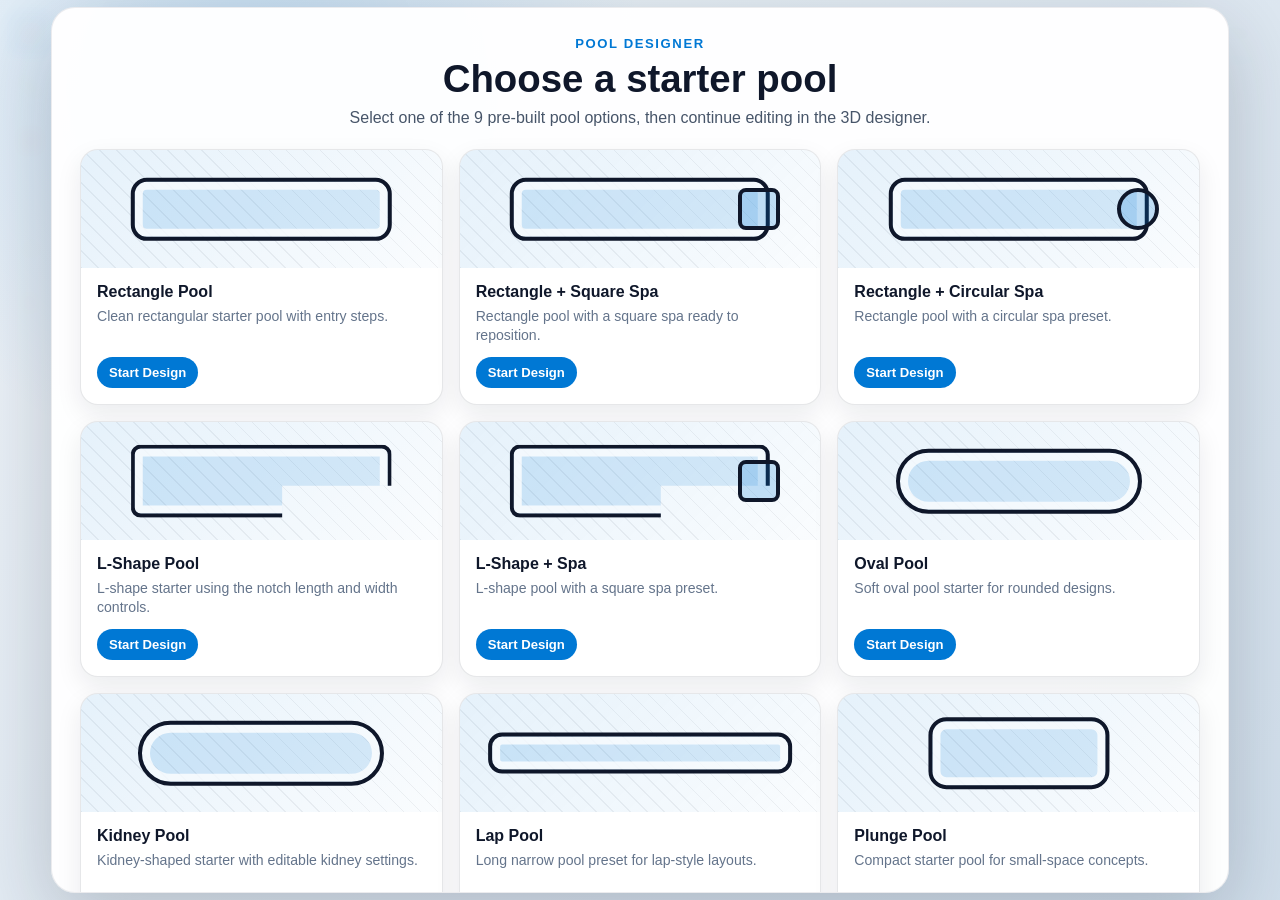
<file: frontend/index.html>
<!DOCTYPE html>
<html lang="en">
<head>
  <meta charset="UTF-8" />
  <meta name="viewport" content="width=device-width, initial-scale=1.0" />
  <title>Pool Designer</title>
  <link rel="preconnect" href="https://esm.sh" crossorigin />
  <link rel="dns-prefetch" href="https://esm.sh" />
  <link rel="stylesheet" href="css/styles.css" />
</head>

<body>

  <!-- Startup preset chooser -->
  <div id="starterPresetOverlay" class="starter-overlay" aria-modal="true" role="dialog">
    <div class="starter-panel">
      <div class="starter-header">
        <p class="starter-kicker">Pool Designer</p>
        <h1>Choose a starter pool</h1>
        <p>Select one of the 9 pre-built pool options, then continue editing in the 3D designer.</p>
      </div>
      <div id="starterPresetGrid" class="starter-grid"></div>
    </div>
  </div>

  <main class="app-shell container">

    <!-- Sidebar + Slide Panels -->
    <aside class="sidebar">

      <!-- ICON BAR -->
      <nav class="sidebar-icons">
        <button class="icon-btn active" data-panel="shape" title="Shape">⬛</button>
        <button class="icon-btn" data-panel="dimensions" title="Dimensions">📏</button>
        <button class="icon-btn" data-panel="tiles" title="Tiles">🧱</button>
        <button class="icon-btn" data-panel="spa" title="Spas">🛁</button>
        <!-- ⭐ NEW: Features panel icon -->
        <button class="icon-btn" data-panel="features" title="Features">✨</button>
        <button class="icon-btn" data-panel="steps" title="Entry Steps">🪜</button>
      </nav>

      <!-- DIMENSIONS PANEL -->
      <div class="side-panel" id="panel-dimensions">
        <h2>Pool Dimensions</h2>

        <label>
          <span>Shallow Depth (m)</span>
          <div class="slider-row">
            <input type="range" id="shallow" min="0.5" max="2.0" step="0.05" value="1.2" />
            <span id="shallow-val" class="slider-value">1.2 m</span>
          </div>

        </label>

        <label>
          <span>Deep Depth (m)</span>
          <div class="slider-row">
            <input type="range" id="deep" min="1.0" max="4.0" step="0.05" value="2.5" />
            <span id="deep-val" class="slider-value">2.5 m</span>
          </div>
        </label>

        <label>
          <span>Shallow Flat (m)</span>
          <div class="slider-row">
            <input type="range" id="shallowFlat" min="0" max="6" step="0.1" value="2" />
            <span id="shallowFlat-val" class="slider-value">2.0 m</span>
          </div>
        </label>

        <label>
          <span>Deep Flat (m)</span>
          <div class="slider-row">
            <input type="range" id="deepFlat" min="0" max="6" step="0.1" value="2" />
            <span id="deepFlat-val" class="slider-value">2.0 m</span>
          </div>
        </label>
      </div>

      <!-- SHAPE PANEL -->
      <div class="side-panel open" id="panel-shape">
        <h2>Pool Shape</h2>

        <label>
          <span>Shape</span>
          <select id="shape">
            <option value="rectangular">Rectangular</option>
            <option value="freeform">Freeform (editable)</option>
            <option value="oval">Oval</option>
            <option value="kidney">Kidney</option>
            <option value="L">L-Shape</option>
          </select>
        </label>

        <label>
          <span>Length (m)</span>
          <div class="slider-row">
            <input type="range" id="length" min="4" max="20" step="0.1" value="10" />
            <span id="length-val" class="slider-value">10 m</span>
          </div>
        </label>

        <label>
          <span>Width (m)</span>
          <div class="slider-row">
            <input type="range" id="width" min="2" max="10" step="0.1" value="5" />
            <span id="width-val" class="slider-value">5 m</span>
          </div>
        </label>

        <p id="freeform-hint" class="hint" style="display:none;">
          Use Customise to round a corner with a curved edge.
        </p>

        <div class="btn-row">
          <button id="customizeShapeBtn" class="btn">Customise</button>
          <button id="customizeConfirmBtn" class="btn primary" style="display:none;">Confirm</button>
          <button id="revertCornerBtn" class="btn" style="display:none;">Revert to Square Corner</button>
        </div>
        <label id="customizeRadiusWrap" style="display:none; margin-top:10px;">
          <span>Curve Radius (m)</span>
          <div class="slider-row">
            <input type="range" id="customizeRadius" min="1.0" max="4.0" step="0.05" value="1.0" disabled />
            <span id="customizeRadius-val" class="slider-value">1.00 m</span>
          </div>
        </label>
        <p id="customizeShapeHint" class="hint" style="display:none;">
          Select 2 adjacent walls where you want the curved edge.
        </p>

        <!-- KIDNEY CONTROLS -->
        <div id="kidney-controls" class="shape-subsection" style="display:none;">
          <h3>Kidney Settings</h3>

          <label>
            <span>Left Radius (m)</span>
            <div class="slider-row">
              <input type="range" id="kidneyLeftRadius" min="0.2" max="10.0" step="0.1" value="2.0" />
              <span id="kidneyLeftRadius-val" class="slider-value">2.0 m</span>
            </div>
          </label>

          <label>
            <span>Right Radius (m)</span>
            <div class="slider-row">
              <input type="range" id="kidneyRightRadius" min="0.2" max="12.0" step="0.1" value="3.0" />
              <span id="kidneyRightRadius-val" class="slider-value">3.0 m</span>
            </div>
          </label>

          <label>
            <span>Neck Offset (m)</span>
            <div class="slider-row">
              <input type="range" id="kidneyOffset" min="0.0" max="8.0" step="0.1" value="1.0" />
              <span id="kidneyOffset-val" class="slider-value">1.0 m</span>
            </div>
          </label>
        </div>

        <!-- L-SHAPE CONTROLS -->
        <div id="lshape-controls" class="shape-subsection" style="display:none;">
          <h3>L-Shape Settings</h3>

          <label>
            <span>Notch Length (× length)</span>
            <div class="slider-row">
              <input type="range" id="notchLengthX" min="0.20" max="0.80" step="0.01" value="0.40" />
              <span id="notchLengthX-val" class="slider-value">0.40</span>
            </div>
          </label>

          <label>
            <span>Notch Width (× width)</span>
            <div class="slider-row">
              <input type="range" id="notchWidthY" min="0.20" max="0.80" step="0.01" value="0.45" />
              <span id="notchWidthY-val" class="slider-value">0.45</span>
            </div>
          </label>
        </div>
      </div>

      <!-- TILES PANEL -->
      <div class="side-panel" id="panel-tiles">
        <h2>Tiles</h2>

        <div id="tile-grid" aria-label="Pool tile colour library">
          <!-- Tile colour buttons are generated from TILE_LIBRARY_OPTIONS in frontend/js/pbr/PBR.js. -->
        </div>
      </div>

      <!-- SPA PANEL -->
      <div class="side-panel" id="panel-spa">
        <h2>Spas</h2>

        <label>
          <span>Spa Shape</span>
          <select id="spaShape">
            <option value="square">Square</option>
            <option value="circular">Circular</option>
          </select>
        </label>

        <button id="addRemoveSpa" class="btn primary">Add Spa</button>

        <label>
          <span>Width (m)</span>
          <div class="slider-row">
            <input type="range" id="spaWidth" min="1" max="5" step="0.1" value="2.0" disabled />
            <span id="spaWidth-val" class="slider-value">2.0 m</span>
          </div>
        </label>

        <label>
          <span>Length (m)</span>
          <div class="slider-row">
            <input type="range" id="spaLength" min="1" max="5" step="0.1" value="2.0" disabled />
            <span id="spaLength-val" class="slider-value">2.0 m</span>
          </div>
        </label>

        <label>
          <span>Top Offset (m)</span>
          <div class="slider-row">
            <input type="range" id="spaTopHeight" min="0" max="0.5" step="0.05" value="0" disabled />
            <span id="spaTopHeight-val" class="slider-value">0.00 m</span>
          </div>
        </label>
      </div>

      <!-- ⭐ NEW: FEATURES PANEL (wall tools) -->
      <div class="side-panel" id="panel-features">
        <h2>Features</h2>

        <p class="hint">Click a pool wall to adjust its height.</p>

        <label id="wallRaiseRow" style="display:none;">
          <span>Raise Wall Height (m)</span>
          <div class="slider-row">
            <!-- extra height ABOVE base wall height -->
            <input
              type="range"
              id="wallRaise"
              min="0"
              max="1.2"
              step="0.05"
              value="0"
              disabled
            />
            <span id="wallRaise-val" class="slider-value">0.00 m</span>
          </div>
        </label>
      </div>

      <!-- ENTRY STEPS PANEL -->
      <div class="side-panel" id="panel-steps">
        <h2>Entry Steps</h2>

        <label>
          <span>Step Count</span>
          <div class="slider-row">
            <input type="range" id="stepCount" min="0" max="5" step="1" value="3" />
            <span id="stepCount-val" class="slider-value">3</span>
          </div>
        </label>

        <label>
          <span>Step Depth (m)</span>
          <div class="slider-row">
            <input type="range" id="stepDepth" min="0.1" max="0.5" step="0.05" value="0.2" />
            <span id="stepDepth-val" class="slider-value">0.2 m</span>
          </div>
        </label>

        <label>
          <span>Step Width (m)</span>
          <div class="slider-row">
            <input type="range" id="stepWidth" min="0.5" max="8" step="0.05" value="5" />
            <span id="stepWidth-val" class="slider-value">5.00 m</span>
          </div>
        </label>

        <div class="step-control-group">
          <span class="step-control-title">Step Position</span>
          <div class="step-toggle-row" id="stepPositionControls">
            <button type="button" class="step-toggle-btn" data-step-position="left">Left</button>
            <button type="button" class="step-toggle-btn active" data-step-position="center">Centre</button>
            <button type="button" class="step-toggle-btn" data-step-position="right">Right</button>
          </div>
        </div>

        <div class="step-control-group">
          <span class="step-control-title">Step Shape</span>
          <div class="step-toggle-row" id="stepShapeControls">
            <button type="button" class="step-toggle-btn active" data-step-shape="rectangle">Rectangle</button>
            <button type="button" class="step-toggle-btn" data-step-shape="diagonal">Diagonal Corner</button>
            <button type="button" class="step-toggle-btn" data-step-shape="circular">Circular Corner</button>
            <button type="button" class="step-toggle-btn" data-step-shape="radius">Radius Corner</button>
          </div>
        </div>

        <!-- Step Extension Slider -->
        <label id="stepExtensionRow" style="display:none;">
          <span>Step Extension (m)</span>
          <div class="slider-row">
            <input type="range" id="stepExtension" min="0.3" max="1.5" step="0.05" value="0.3" />
            <span id="stepExtension-val" class="slider-value">1.0 m</span>
          </div>
        </label>

      </div>

    </aside>

    <div class="app-top-actions">
      <button id="undoBtn" type="button" class="top-action-btn" title="Undo last change">Undo</button>
      <button id="screenshotBtn" type="button" class="top-action-btn" title="Save screenshot">Screenshot</button>
    </div>

    <!-- 3D Scene -->
    <section class="canvas-wrap">
      <div id="three-root"></div>
    </section>

  </main>

  <script type="module" src="js/main.js"></script>

</body>
</html>
</file>
<file: frontend/css/styles.css>
/* ===============================
   BASE LAYOUT
=============================== */
html, body {
  margin: 0;
  padding: 0;
  height: 100%;
  overflow: hidden;
  font-family: "Inter", sans-serif;
  background: #eef3f8;
}

.app-shell {
  display: flex;
  height: 100vh;
  width: 100%;
}

/* ===============================
   SIDEBAR + ICON BAR
=============================== */
.sidebar {
  position: relative;
  display: flex;
  height: 100%;
  flex-shrink: 0;
}

.sidebar-icons {
  background: #ffffff;
  border-radius: 0 12px 12px 0;
  box-shadow: 0 0 8px rgba(0, 0, 0, 0.08);
  display: flex;
  flex-direction: column;
  align-items: center;
  padding: 0.75rem 0;
  gap: 0.75rem;
  width: 60px;
  z-index: 10;
}

.icon-btn {
  background: #f8f8f8;
  border: none;
  border-radius: 8px;
  width: 42px;
  height: 42px;
  font-size: 1.3rem;
  cursor: pointer;
  transition: all 0.2s ease;
}

.icon-btn:hover {
  background: #eaeaea;
}

.icon-btn.active {
  background: #0078d4;
  color: white;
  transform: scale(1.1);
}

/* ===============================
   SLIDE-OUT PANELS (ALL PANELS)
=============================== */
.side-panel {
  position: absolute;
  left: 70px;
  top: 0;
  bottom: 0;
  width: 260px;
  background: white;
  border-radius: 0 12px 12px 0;
  box-shadow: 2px 0 10px rgba(0, 0, 0, 0.15);
  padding: 1rem 1rem 2rem;
  transform: translateX(-320px);
  opacity: 0;
  transition: transform 0.35s ease, opacity 0.3s ease;
  overflow-y: auto;
  z-index: 5;
}

.side-panel.open {
  transform: translateX(0);
  opacity: 1;
}

.side-panel h2 {
  margin-bottom: 0.8rem;
  font-size: 1.1rem;
  color: #0078d4;
}

.side-panel label {
  display: flex;
  flex-direction: column;
  gap: 0.3rem;
  margin-bottom: 0.8rem;
}

.side-panel input[type="range"] {
  width: 100%;
}

/* ===============================
   TILE GRID (PBR + Standard)
=============================== */
#tile-grid,
#tile-options {
  display: grid;
  grid-template-columns: repeat(3, 1fr);
  gap: 0.45rem;
}

.tile-btn {
  position: relative;
  overflow: hidden;
  border: 2px solid transparent;
  border-radius: 6px;
  width: 100%;
  aspect-ratio: 1;
  background-size: cover;
  background-position: center;
  cursor: pointer;
  transition: 0.2s;
  background-color: #fff;
}

.tile-btn::before {
  content: "";
  position: absolute;
  inset: 0;
  background: linear-gradient(to top, rgba(0,0,0,0.42), rgba(0,0,0,0.04) 55%, rgba(255,255,255,0.08));
  opacity: 0.82;
  pointer-events: none;
}

.tile-btn-label {
  position: absolute;
  left: 4px;
  right: 4px;
  bottom: 4px;
  z-index: 1;
  color: #fff;
  font-size: 0.64rem;
  line-height: 1.05;
  font-weight: 700;
  text-align: center;
  text-shadow: 0 1px 2px rgba(0,0,0,0.72);
  pointer-events: none;
}

.tile-btn:hover,
.tile-btn.active {
  border-color: #0078d4;
}

.tile-btn.loading {
  opacity: 0.62;
  cursor: wait;
}

/* ===============================
   PANEL BUTTONS (Add Spa, PBR toggle, Camera Reset)
=============================== */
.panel-btn {
  width: 100%;
  padding: 10px;
  margin-top: 1rem;
  border: none;
  border-radius: 8px;
  background: #0078d4;
  color: white;
  font-weight: 600;
  cursor: pointer;
  transition: background 0.2s ease;
}

.panel-btn:hover {
  background: #005fa3;
}

/* ===============================
   SPA PANEL OVERRIDES
=============================== */
#panel-spa h2 {
  color: #0078d4;
}

#panel-spa label {
  display: flex;
  flex-direction: column;
  gap: 0.3rem;
  margin-bottom: 0.8rem;
}

/* ===============================
   CAMERA PANEL
=============================== */
#panel-camera input[type="range"] {
  width: 100%;
}

/* ===============================
   3D CANVAS
=============================== */
.canvas-wrap {
  flex: 1;
  background: #e0e7ef;
  position: relative;
}

#three-root {
  width: 100%;
  height: 100%;
}


/* ===============================
   TOP RIGHT ACTIONS
=============================== */
.app-top-actions {
  position: fixed;
  top: 16px;
  right: 16px;
  z-index: 50;
  display: flex;
  gap: 10px;
}

.top-action-btn {
  appearance: none;
  border: none;
  border-radius: 10px;
  background: rgba(255,255,255,0.96);
  color: #0f172a;
  box-shadow: 0 8px 24px rgba(15, 23, 42, 0.16);
  padding: 10px 14px;
  font: 600 14px/1 "Inter", sans-serif;
  cursor: pointer;
  transition: transform 0.15s ease, box-shadow 0.15s ease, opacity 0.15s ease;
}

.top-action-btn:hover {
  transform: translateY(-1px);
  box-shadow: 0 10px 28px rgba(15, 23, 42, 0.2);
}

.top-action-btn:disabled {
  opacity: 0.45;
  cursor: default;
  transform: none;
  box-shadow: 0 8px 24px rgba(15, 23, 42, 0.12);
}

/* ===============================
   STARTER PRESET OVERLAY
=============================== */
.starter-overlay {
  position: fixed;
  inset: 0;
  z-index: 1000;
  display: flex;
  align-items: center;
  justify-content: center;
  padding: 28px;
  background:
    radial-gradient(circle at 20% 10%, rgba(0, 120, 212, 0.18), transparent 30%),
    linear-gradient(135deg, rgba(238, 243, 248, 0.98), rgba(208, 222, 235, 0.98));
  backdrop-filter: blur(6px);
}

.starter-overlay.hidden {
  display: none;
}

.starter-panel {
  width: min(1120px, 96vw);
  max-height: 92vh;
  overflow: auto;
  background: rgba(255, 255, 255, 0.96);
  border: 1px solid rgba(15, 23, 42, 0.08);
  border-radius: 24px;
  box-shadow: 0 24px 80px rgba(15, 23, 42, 0.22);
  padding: 28px;
}

.starter-header {
  text-align: center;
  margin-bottom: 22px;
}

.starter-kicker {
  margin: 0 0 8px;
  color: #0078d4;
  font-size: 0.82rem;
  font-weight: 800;
  letter-spacing: 0.12em;
  text-transform: uppercase;
}

.starter-header h1 {
  margin: 0;
  color: #0f172a;
  font-size: clamp(1.8rem, 3vw, 2.7rem);
  line-height: 1.05;
}

.starter-header p:last-child {
  margin: 10px auto 0;
  max-width: 650px;
  color: #475569;
  font-size: 1rem;
}

.starter-grid {
  display: grid;
  grid-template-columns: repeat(3, minmax(0, 1fr));
  gap: 16px;
}

.starter-card {
  appearance: none;
  text-align: left;
  border: 1px solid rgba(15, 23, 42, 0.1);
  border-radius: 18px;
  background: #ffffff;
  box-shadow: 0 10px 26px rgba(15, 23, 42, 0.08);
  padding: 0;
  overflow: hidden;
  cursor: pointer;
  transition: transform 0.16s ease, box-shadow 0.16s ease, border-color 0.16s ease;
}

.starter-card:hover,
.starter-card:focus-visible {
  transform: translateY(-3px);
  border-color: rgba(0, 120, 212, 0.55);
  box-shadow: 0 16px 36px rgba(15, 23, 42, 0.16);
  outline: none;
}

.starter-card.is-disabled {
  opacity: 0.48;
  cursor: wait;
}

.starter-card.is-loading {
  border-color: rgba(0, 120, 212, 0.65);
  cursor: wait;
}

.starter-card.is-loading .starter-card-action::before {
  content: "";
  width: 12px;
  height: 12px;
  margin-right: 8px;
  border: 2px solid rgba(255, 255, 255, 0.55);
  border-top-color: #ffffff;
  border-radius: 999px;
  animation: starterSpin 0.75s linear infinite;
}

@keyframes starterSpin {
  to { transform: rotate(360deg); }
}

.starter-preview {
  height: 118px;
  position: relative;
  background:
    linear-gradient(135deg, rgba(0, 120, 212, 0.10), rgba(0, 120, 212, 0.02)),
    repeating-linear-gradient(45deg, rgba(15, 23, 42, 0.06) 0 1px, transparent 1px 12px);
}

.starter-preview::before {
  content: "";
  position: absolute;
  left: 50%;
  top: 50%;
  transform: translate(-50%, -50%);
  width: var(--pool-w, 70%);
  height: var(--pool-h, 46%);
  border: 4px solid #0f172a;
  border-radius: var(--pool-radius, 16px);
  background: rgba(0, 120, 212, 0.14);
  box-shadow: inset 0 0 0 8px rgba(255, 255, 255, 0.78);
  clip-path: var(--pool-clip, none);
}

.starter-preview::after {
  content: "";
  display: var(--spa-display, none);
  position: absolute;
  width: 34px;
  height: 34px;
  right: 17%;
  top: 50%;
  transform: translate(50%, -50%);
  border: 4px solid #0f172a;
  border-radius: var(--spa-radius, 8px);
  background: rgba(0, 120, 212, 0.22);
}

.starter-card-body {
  padding: 15px 16px 16px;
}

.starter-card-title {
  margin: 0 0 6px;
  color: #0f172a;
  font-size: 1rem;
  font-weight: 800;
}

.starter-card-desc {
  margin: 0 0 12px;
  color: #64748b;
  font-size: 0.88rem;
  line-height: 1.35;
  min-height: 38px;
}

.starter-card-action {
  display: inline-flex;
  align-items: center;
  justify-content: center;
  border-radius: 999px;
  background: #0078d4;
  color: #ffffff;
  padding: 8px 12px;
  font-size: 0.82rem;
  font-weight: 800;
}

.starter-card[data-preview="lap"] .starter-preview { --pool-w: 82%; --pool-h: 28%; --pool-radius: 14px; }
.starter-card[data-preview="plunge"] .starter-preview { --pool-w: 48%; --pool-h: 54%; --pool-radius: 18px; }
.starter-card[data-preview="oval"] .starter-preview { --pool-w: 66%; --pool-h: 48%; --pool-radius: 999px; }
.starter-card[data-preview="lshape"] .starter-preview { --pool-w: 70%; --pool-h: 55%; --pool-radius: 10px; --pool-clip: polygon(0 0, 100% 0, 100% 56%, 58% 56%, 58% 100%, 0 100%); }
.starter-card[data-spa="true"] .starter-preview { --spa-display: block; }
.starter-card[data-spa-shape="circular"] .starter-preview { --spa-radius: 999px; }

@media (max-width: 860px) {
  .starter-grid {
    grid-template-columns: repeat(2, minmax(0, 1fr));
  }
}

@media (max-width: 560px) {
  .starter-overlay {
    padding: 14px;
  }

  .starter-panel {
    padding: 18px;
  }

  .starter-grid {
    grid-template-columns: 1fr;
  }
}


/* Step editing controls */
.step-control-group {
  margin: 14px 0;
}

.step-control-title {
  display: block;
  margin-bottom: 8px;
  font-size: 13px;
  font-weight: 600;
  color: #d9e8f6;
}

.step-toggle-row {
  display: flex;
  gap: 6px;
  flex-wrap: wrap;
}

.step-toggle-btn {
  flex: 1 1 0;
  min-width: 72px;
  border: 1px solid rgba(255,255,255,0.22);
  border-radius: 8px;
  padding: 7px 9px;
  background: rgba(255,255,255,0.06);
  color: #e9f4ff;
  cursor: pointer;
  font-size: 12px;
}

.step-toggle-btn:hover {
  background: rgba(255,255,255,0.12);
}

.step-toggle-btn.active {
  border-color: rgba(89, 174, 255, 0.95);
  background: rgba(89, 174, 255, 0.28);
}

.step-control-note {
  display: block;
  margin-top: 7px;
  color: rgba(233,244,255,0.65);
  line-height: 1.35;
}
</file>
